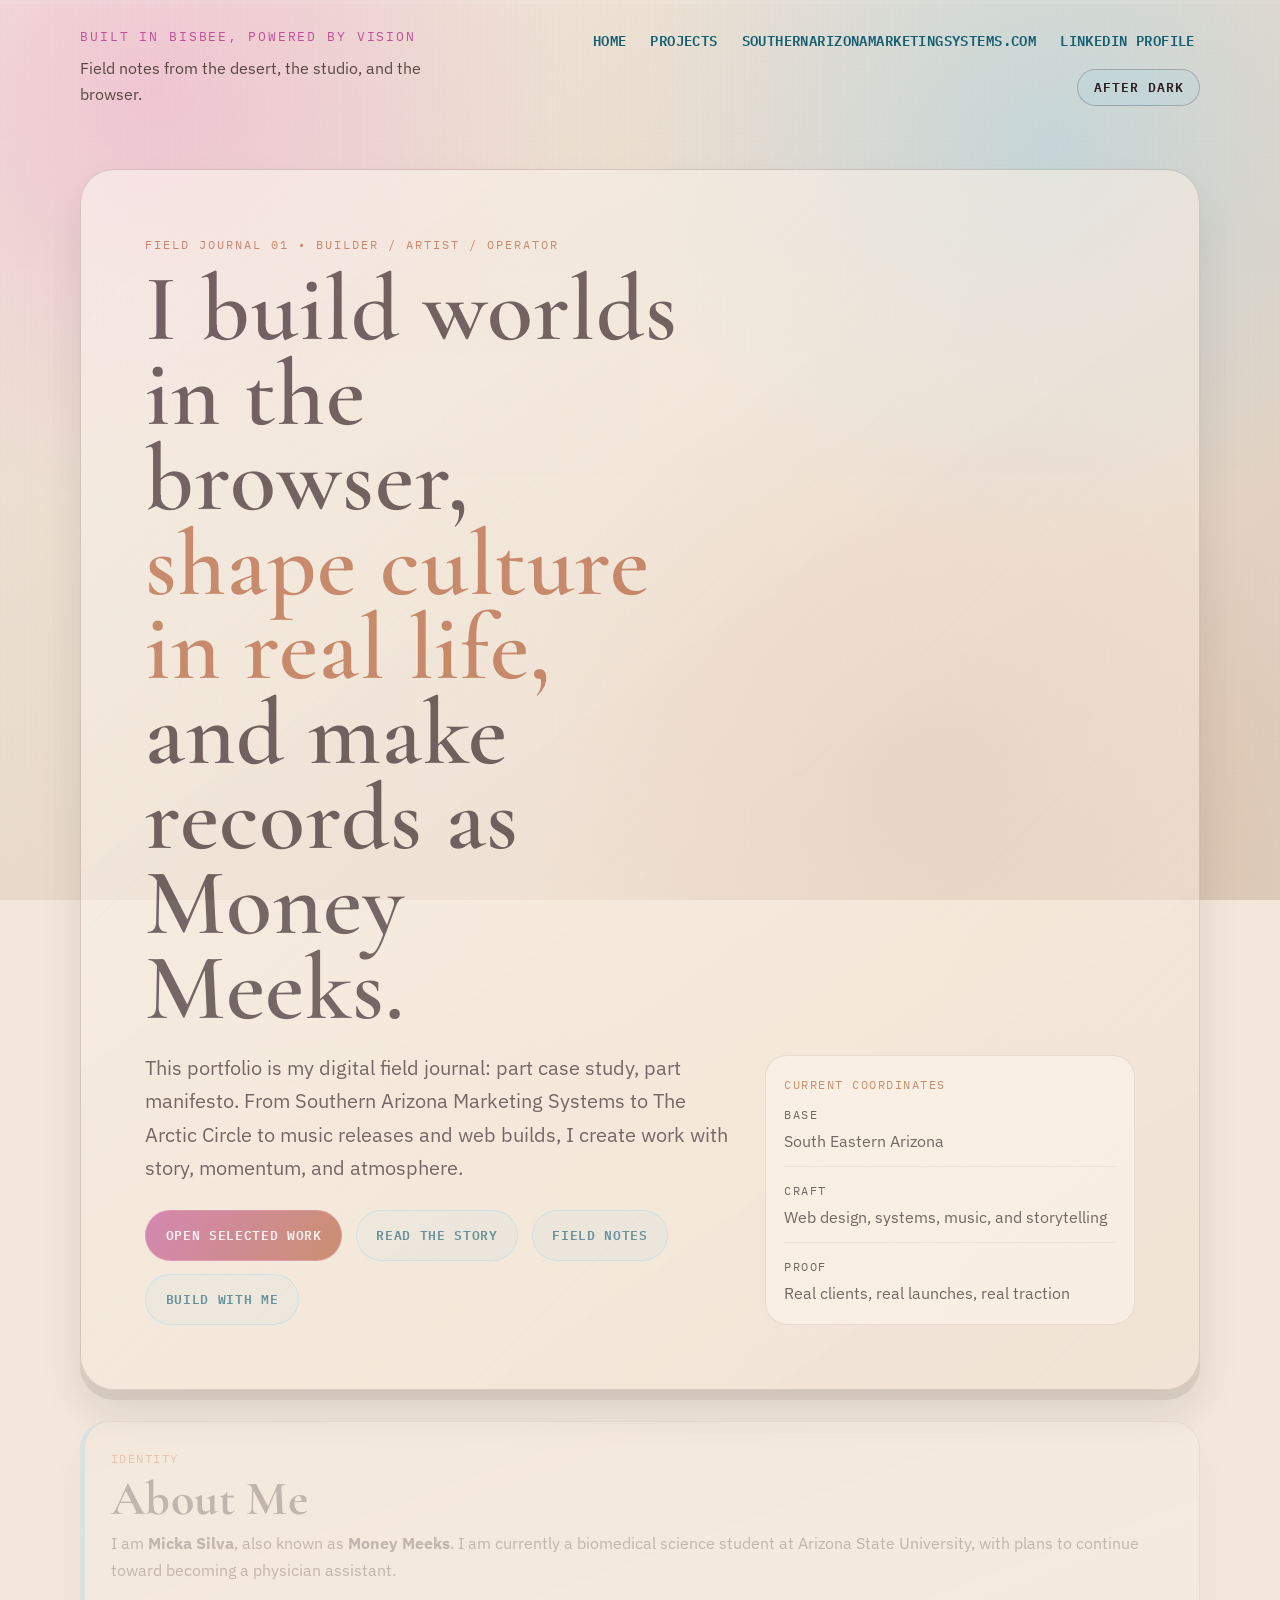
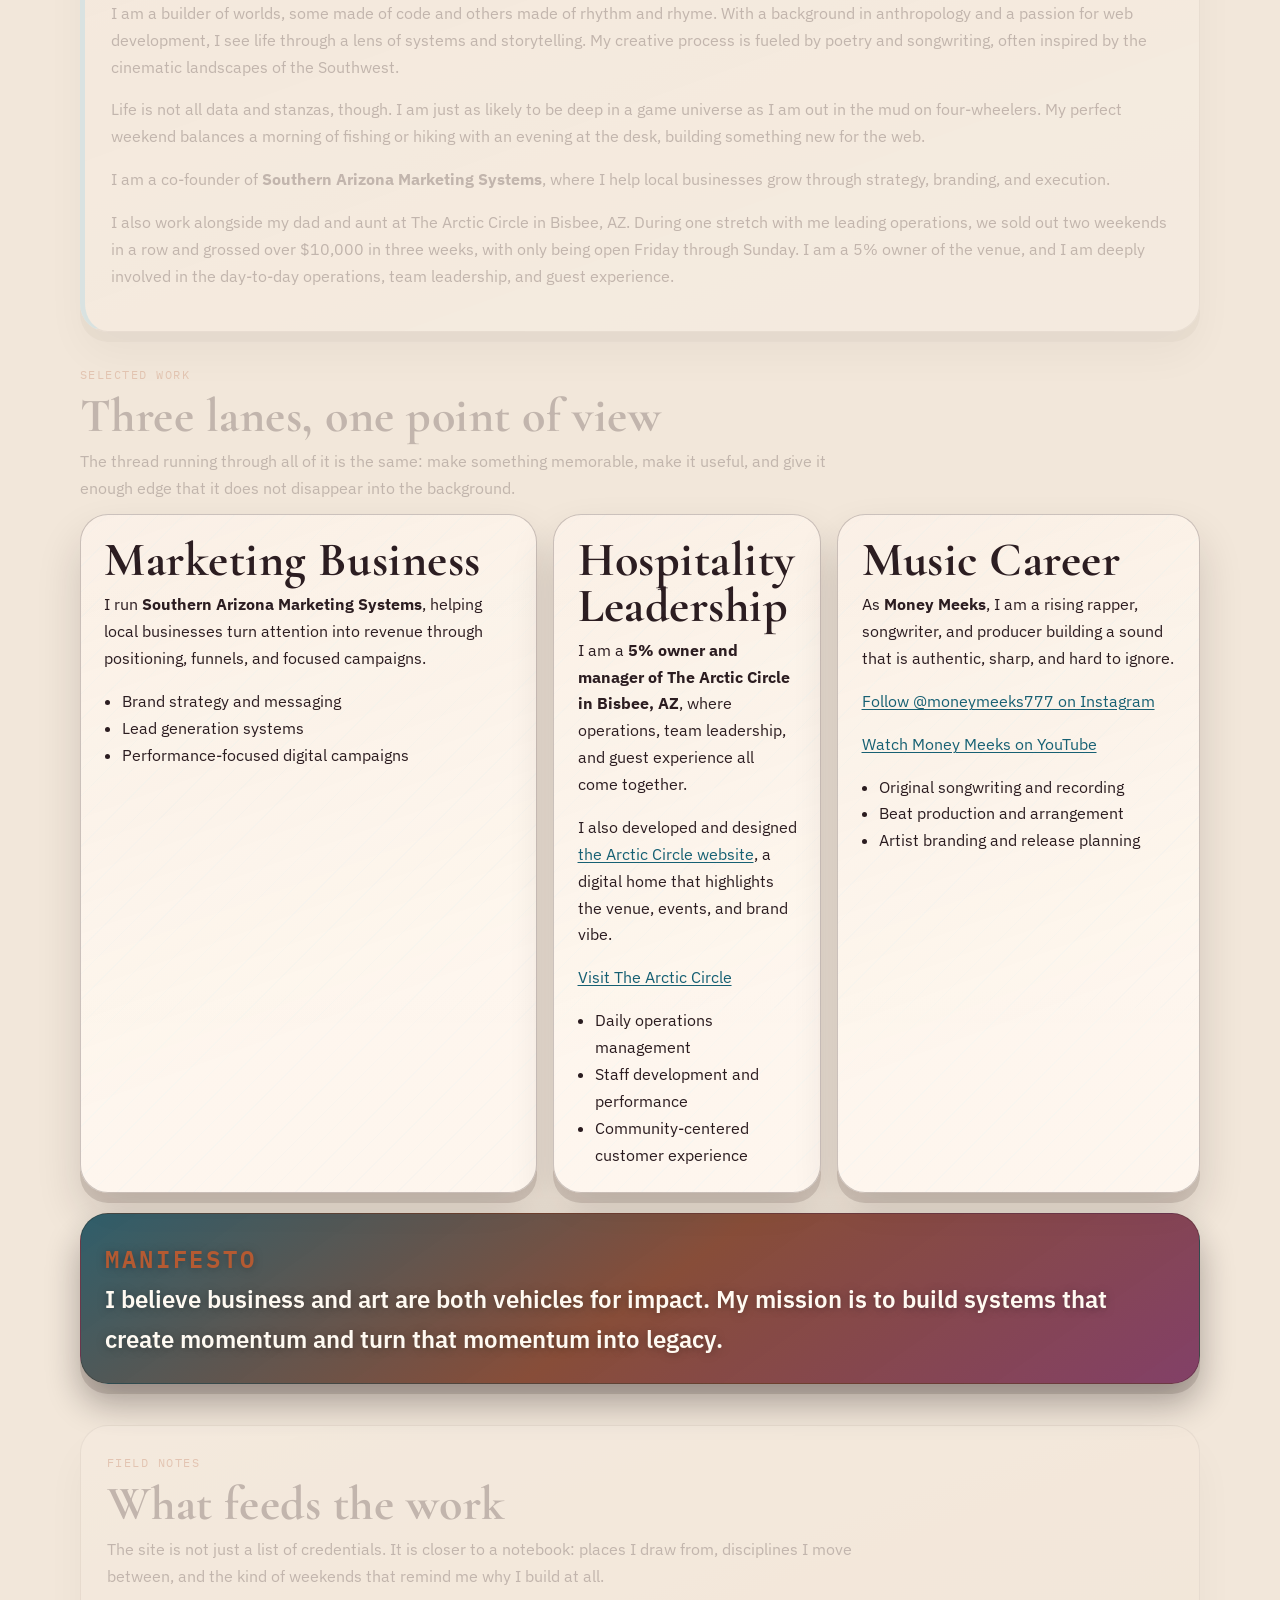
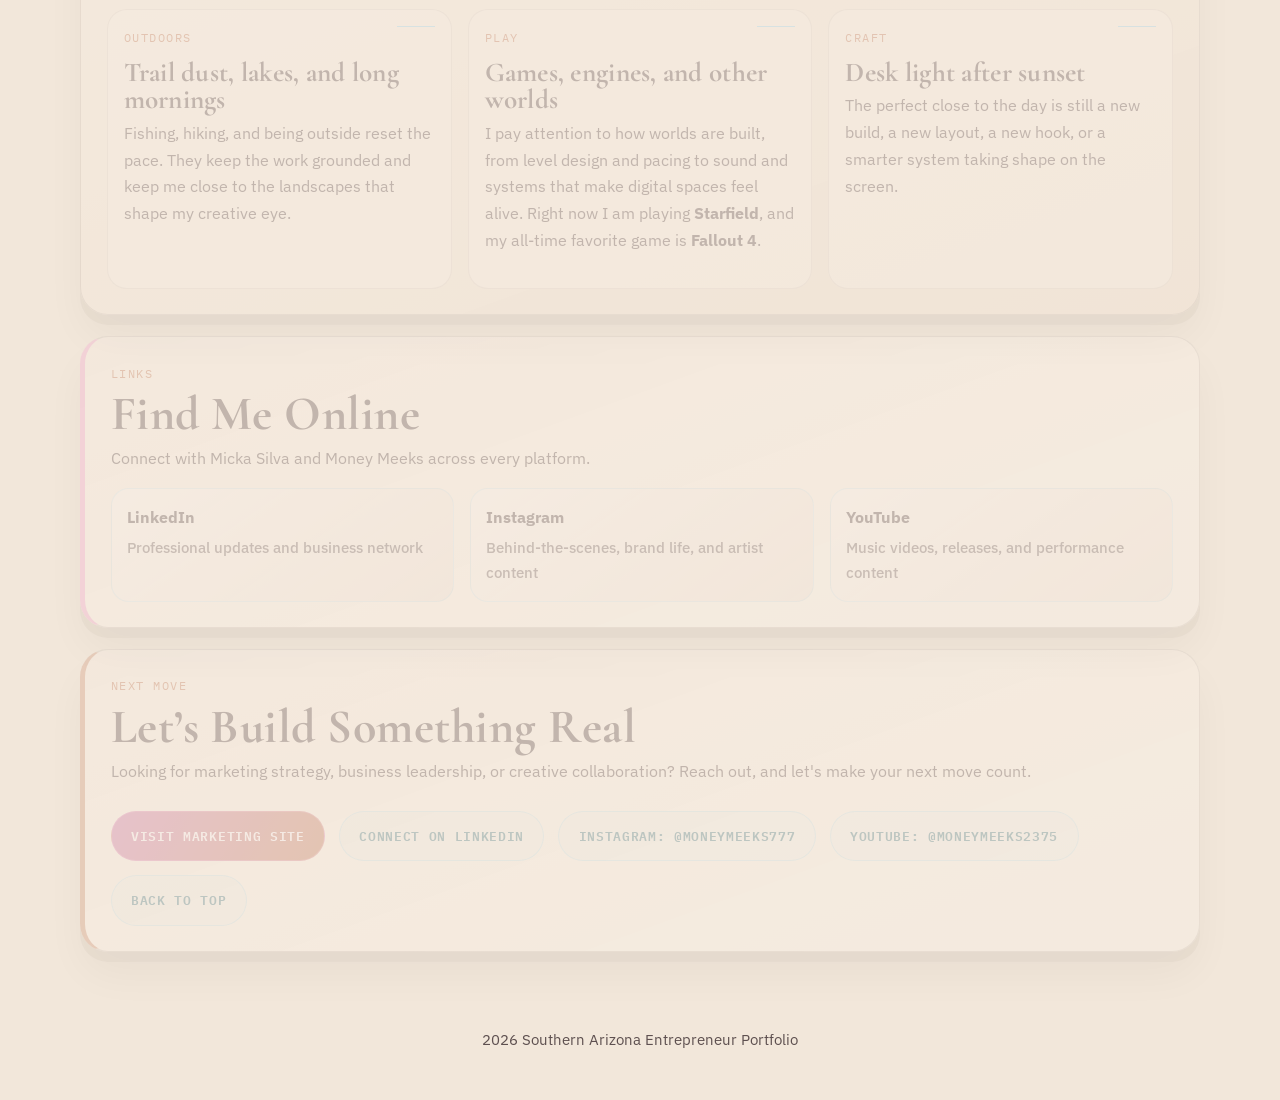
<file: index.html>
<!DOCTYPE html>
<html lang="en">
  <head>
    <meta charset="UTF-8" />
    <meta name="viewport" content="width=device-width, initial-scale=1.0" />
    <meta name="author" content="Micka Silva" />
    <meta name="robots" content="index, follow, max-image-preview:large, max-snippet:-1, max-video-preview:-1" />
    <meta
      name="keywords"
      content="Micka Silva, Money Meeks, portfolio, web development, web design, Southern Arizona, Bisbee, marketing, music producer"
    />
    <meta
      name="description"
      content="Micka Silva (Money Meeks) portfolio: web development, branding, business leadership, and music projects from South Eastern Arizona."
    />
    <meta property="og:type" content="website" />
    <meta property="og:site_name" content="Micka Silva Portfolio" />
    <meta property="og:title" content="Micka Silva | Money Meeks" />
    <meta
      property="og:description"
      content="Explore Micka Silva's portfolio across web development, marketing systems, hospitality leadership, and music."
    />
    <meta property="twitter:card" content="summary" />
    <meta property="twitter:title" content="Micka Silva | Money Meeks" />
    <meta
      property="twitter:description"
      content="Web development, business growth, and music projects by Micka Silva (Money Meeks)."
    />
    <title>Micka Silva | Money Meeks</title>
    <link rel="canonical" href="/" />
    <link rel="preconnect" href="https://fonts.googleapis.com" />
    <link rel="preconnect" href="https://fonts.gstatic.com" crossorigin />
    <link
      href="https://fonts.googleapis.com/css2?family=Cormorant+Garamond:wght@500;600;700&family=IBM+Plex+Mono:wght@400;500;600&family=IBM+Plex+Sans:wght@400;500;600;700&display=swap"
      rel="stylesheet"
    />
    <link rel="stylesheet" href="styles.css" />
    <script type="application/ld+json">
      {
        "@context": "https://schema.org",
        "@type": "Person",
        "name": "Micka Silva",
        "alternateName": "Money Meeks",
        "description": "Web developer, marketer, operator, and music artist based in South Eastern Arizona.",
        "jobTitle": "Web Developer and Creative Operator",
        "address": {
          "@type": "PostalAddress",
          "addressLocality": "Bisbee",
          "addressRegion": "AZ",
          "addressCountry": "US"
        },
        "sameAs": [
          "https://www.linkedin.com/in/michaela-silva-436a8a24b",
          "https://www.instagram.com/moneymeeks777/",
          "https://youtube.com/@moneymeeks2375?si=qXHFbJ45Eas8tCo8",
          "https://SouthernArizonaMarketingSystems.com"
        ],
        "knowsAbout": [
          "Web Development",
          "Web Design",
          "Digital Marketing",
          "Brand Strategy",
          "Music Production"
        ]
      }
    </script>
  </head>
  <body data-page="home" data-theme="day">
    <a class="skip-link" href="#main-content">Skip to main content</a>
    <div class="background-layer" aria-hidden="true"></div>
    <div class="page-progress" aria-hidden="true">
      <span class="page-progress-bar"></span>
    </div>

    <header class="site-header" id="top">
      <div class="brand-block">
        <div class="brand">Built in Bisbee, Powered by Vision</div>
        <p class="brand-caption">Field notes from the desert, the studio, and the browser.</p>
      </div>
      <div class="header-actions">
        <nav class="nav-links" aria-label="Primary">
          <a class="primary-link" href="index.html" aria-current="page">Home</a>
          <a class="primary-link" href="projects.html">Projects</a>
          <a class="primary-link" href="https://SouthernArizonaMarketingSystems.com" target="_blank" rel="noopener noreferrer"
            >SouthernArizonaMarketingSystems.com</a
          >
          <a class="primary-link" href="https://www.linkedin.com/in/michaela-silva-436a8a24b" target="_blank" rel="noopener noreferrer"
            >LinkedIn Profile</a
          >
        </nav>
        <button class="mode-toggle" type="button" aria-label="Switch color mode">After Dark</button>
      </div>
    </header>

    <main id="main-content" tabindex="-1">
      <section class="hero reveal" aria-labelledby="home-hero-title">
        <div class="hero-layout">
          <div class="hero-copy">
            <p class="eyebrow">Field Journal 01 • Builder / Artist / Operator</p>
            <h1 id="home-hero-title">
              I build worlds in the browser,
              <span>shape culture in real life,</span>
              and make records as Money Meeks.
            </h1>
            <p class="lead">
              This portfolio is my digital field journal: part case study, part manifesto. From Southern Arizona
              Marketing Systems to The Arctic Circle to music releases and web builds, I create work with story,
              momentum, and atmosphere.
            </p>
            <div class="hero-cta">
              <a class="btn btn-solid" href="projects.html">Open Selected Work</a>
              <a class="btn btn-ghost" href="#about">Read the Story</a>
              <a class="btn btn-ghost" href="#field-notes">Field Notes</a>
              <a class="btn btn-ghost" href="#contact">Build With Me</a>
            </div>
          </div>
          <aside class="hero-notes">
            <p class="section-label">Current Coordinates</p>
            <ul class="meta-list">
              <li><span>Base</span> South Eastern Arizona</li>
              <li><span>Craft</span> Web design, systems, music, and storytelling</li>
              <li><span>Proof</span> Real clients, real launches, real traction</li>
            </ul>
          </aside>
        </div>
      </section>

      <section id="about" class="about reveal" aria-labelledby="about-heading">
        <p class="section-label">Identity</p>
        <h2 id="about-heading">About Me</h2>
        <p>
          I am <strong>Micka Silva</strong>, also known as <strong>Money Meeks</strong>. I am currently a
          biomedical science student at Arizona State University, with plans to continue toward becoming a
          physician assistant.
        </p>
        <p>
          I am a builder of worlds, some made of code and others made of rhythm and rhyme. With a background in
          anthropology and a passion for web development, I see life through a lens of systems and storytelling.
          My creative process is fueled by poetry and songwriting, often inspired by the cinematic landscapes of
          the Southwest.
        </p>
        <p>
          Life is not all data and stanzas, though. I am just as likely to be deep in a game universe as I am
          out in the mud on four-wheelers. My perfect weekend balances a morning of fishing or hiking with
          an evening at the desk, building something new for the web.
        </p>
        <p>
          I am a co-founder of <strong>Southern Arizona Marketing Systems</strong>, where I help local businesses
          grow through strategy, branding, and execution.
        </p>
        <p>
          I also work alongside my dad and aunt at The Arctic Circle in Bisbee, AZ. During one stretch with me
          leading operations, we sold out two weekends in a row and grossed over $10,000 in three weeks, with only being open Friday through Sunday. I am a 5% owner of the venue, and I am deeply involved in the day-to-day operations, team leadership, and guest experience.
        </p>
      </section>

      <section class="section-intro reveal" aria-labelledby="selected-work-heading">
        <p class="section-label">Selected Work</p>
        <h2 id="selected-work-heading">Three lanes, one point of view</h2>
        <p>
          The thread running through all of it is the same: make something memorable, make it useful, and give
          it enough edge that it does not disappear into the background.
        </p>
      </section>

      <section id="work" class="grid-section" aria-labelledby="work-heading">
        <h2 id="work-heading" class="sr-only">Work Highlights</h2>
        <article class="card reveal">
          <h2>Marketing Business</h2>
          <p>
            I run <strong>Southern Arizona Marketing Systems</strong>, helping local businesses turn attention
            into revenue through positioning, funnels, and focused campaigns.
          </p>
          <ul>
            <li>Brand strategy and messaging</li>
            <li>Lead generation systems</li>
            <li>Performance-focused digital campaigns</li>
          </ul>
        </article>

        <article class="card reveal">
          <h2>Hospitality Leadership</h2>
          <p>
            I am a <strong>5% owner and manager of The Arctic Circle in Bisbee, AZ</strong>, where operations,
            team leadership, and guest experience all come together.
          </p>
          <p>
            I also developed and designed
            <a href="https://arcticcirclebisbeeaz.com/" target="_blank" rel="noopener noreferrer">the Arctic Circle website</a>,
            a digital home that highlights the venue, events, and brand vibe.
          </p>
          <p>
            <a href="https://arcticcirclebisbeeaz.com/" target="_blank" rel="noopener noreferrer">Visit The Arctic Circle</a>
          </p>
          <ul>
            <li>Daily operations management</li>
            <li>Staff development and performance</li>
            <li>Community-centered customer experience</li>
          </ul>
        </article>

        <article class="card reveal">
          <h2>Music Career</h2>
          <p>
            As <strong>Money Meeks</strong>, I am a rising rapper, songwriter, and producer building a sound
            that is authentic, sharp, and hard to ignore.
          </p>
          <p>
            <a href="https://www.instagram.com/moneymeeks777/" target="_blank" rel="noopener noreferrer">Follow @moneymeeks777 on Instagram</a>
          </p>
          <p>
            <a href="https://youtube.com/@moneymeeks2375?si=qXHFbJ45Eas8tCo8" target="_blank" rel="noopener noreferrer">Watch Money Meeks on YouTube</a>
          </p>
          <ul>
            <li>Original songwriting and recording</li>
            <li>Beat production and arrangement</li>
            <li>Artist branding and release planning</li>
          </ul>
        </article>
      </section>

      <section class="statement reveal" aria-labelledby="manifesto-heading">
        <h2 id="manifesto-heading" class="sr-only">Manifesto</h2>
        <p class="section-label">Manifesto</p>
        <p>
          I believe business and art are both vehicles for impact. My mission is to build systems that create
          momentum and turn that momentum into legacy.
        </p>
      </section>

      <section id="field-notes" class="field-notes reveal" aria-labelledby="field-notes-heading">
        <div class="section-intro">
          <p class="section-label">Field Notes</p>
          <h2 id="field-notes-heading">What feeds the work</h2>
          <p>
            The site is not just a list of credentials. It is closer to a notebook: places I draw from,
            disciplines I move between, and the kind of weekends that remind me why I build at all.
          </p>
        </div>
        <div class="timeline">
          <article class="timeline-entry reveal">
            <p class="timeline-tag">Outdoors</p>
            <h3>Trail dust, lakes, and long mornings</h3>
            <p>
              Fishing, hiking, and being outside reset the pace. They keep the work grounded and keep me close
              to the landscapes that shape my creative eye.
            </p>
          </article>
          <article class="timeline-entry reveal">
            <p class="timeline-tag">Play</p>
            <h3>Games, engines, and other worlds</h3>
            <p>
              I pay attention to how worlds are built, from level design and pacing to sound and systems that
              make digital spaces feel alive. Right now I am playing <strong>Starfield</strong>,
              and my all-time favorite game is <strong>Fallout 4</strong>.
            </p>
          </article>
          <article class="timeline-entry reveal">
            <p class="timeline-tag">Craft</p>
            <h3>Desk light after sunset</h3>
            <p>
              The perfect close to the day is still a new build, a new layout, a new hook, or a smarter system
              taking shape on the screen.
            </p>
          </article>
        </div>
      </section>

      <section id="social" class="social reveal" aria-labelledby="social-heading">
        <p class="section-label">Links</p>
        <h2 id="social-heading">Find Me Online</h2>
        <p>Connect with Micka Silva and Money Meeks across every platform.</p>
        <div class="social-grid">
          <a class="social-link" href="https://www.linkedin.com/in/michaela-silva-436a8a24b" target="_blank" rel="noopener noreferrer">
            LinkedIn
            <span>Professional updates and business network</span>
          </a>
          <a class="social-link" href="https://www.instagram.com/moneymeeks777/" target="_blank" rel="noopener noreferrer">
            Instagram
            <span>Behind-the-scenes, brand life, and artist content</span>
          </a>
          <a class="social-link" href="https://youtube.com/@moneymeeks2375?si=qXHFbJ45Eas8tCo8" target="_blank" rel="noopener noreferrer">
            YouTube
            <span>Music videos, releases, and performance content</span>
          </a>
        </div>
      </section>

      <section id="contact" class="contact reveal" aria-labelledby="contact-heading">
        <p class="section-label">Next Move</p>
        <h2 id="contact-heading">Let’s Build Something Real</h2>
        <p>
          Looking for marketing strategy, business leadership, or creative collaboration? Reach out, and let's
          make your next move count.
        </p>
        <div class="contact-actions">
          <a class="btn btn-solid" href="https://SouthernArizonaMarketingSystems.com" target="_blank" rel="noopener noreferrer"
            >Visit Marketing Site</a
          >
          <a class="btn btn-ghost" href="https://www.linkedin.com/in/michaela-silva-436a8a24b" target="_blank" rel="noopener noreferrer"
            >Connect on LinkedIn</a
          >
          <a class="btn btn-ghost" href="https://www.instagram.com/moneymeeks777/" target="_blank" rel="noopener noreferrer"
            >Instagram: @moneymeeks777</a
          >
          <a class="btn btn-ghost" href="https://youtube.com/@moneymeeks2375?si=qXHFbJ45Eas8tCo8" target="_blank" rel="noopener noreferrer"
            >YouTube: @moneymeeks2375</a
          >
          <a class="btn btn-ghost" href="#top" aria-label="Back to top of page">Back to Top</a>
        </div>
      </section>
    </main>

    <footer>
      <p><span id="year"></span> Southern Arizona Entrepreneur Portfolio</p>
    </footer>

    <script src="script.js"></script>
  </body>
</html>
</file>
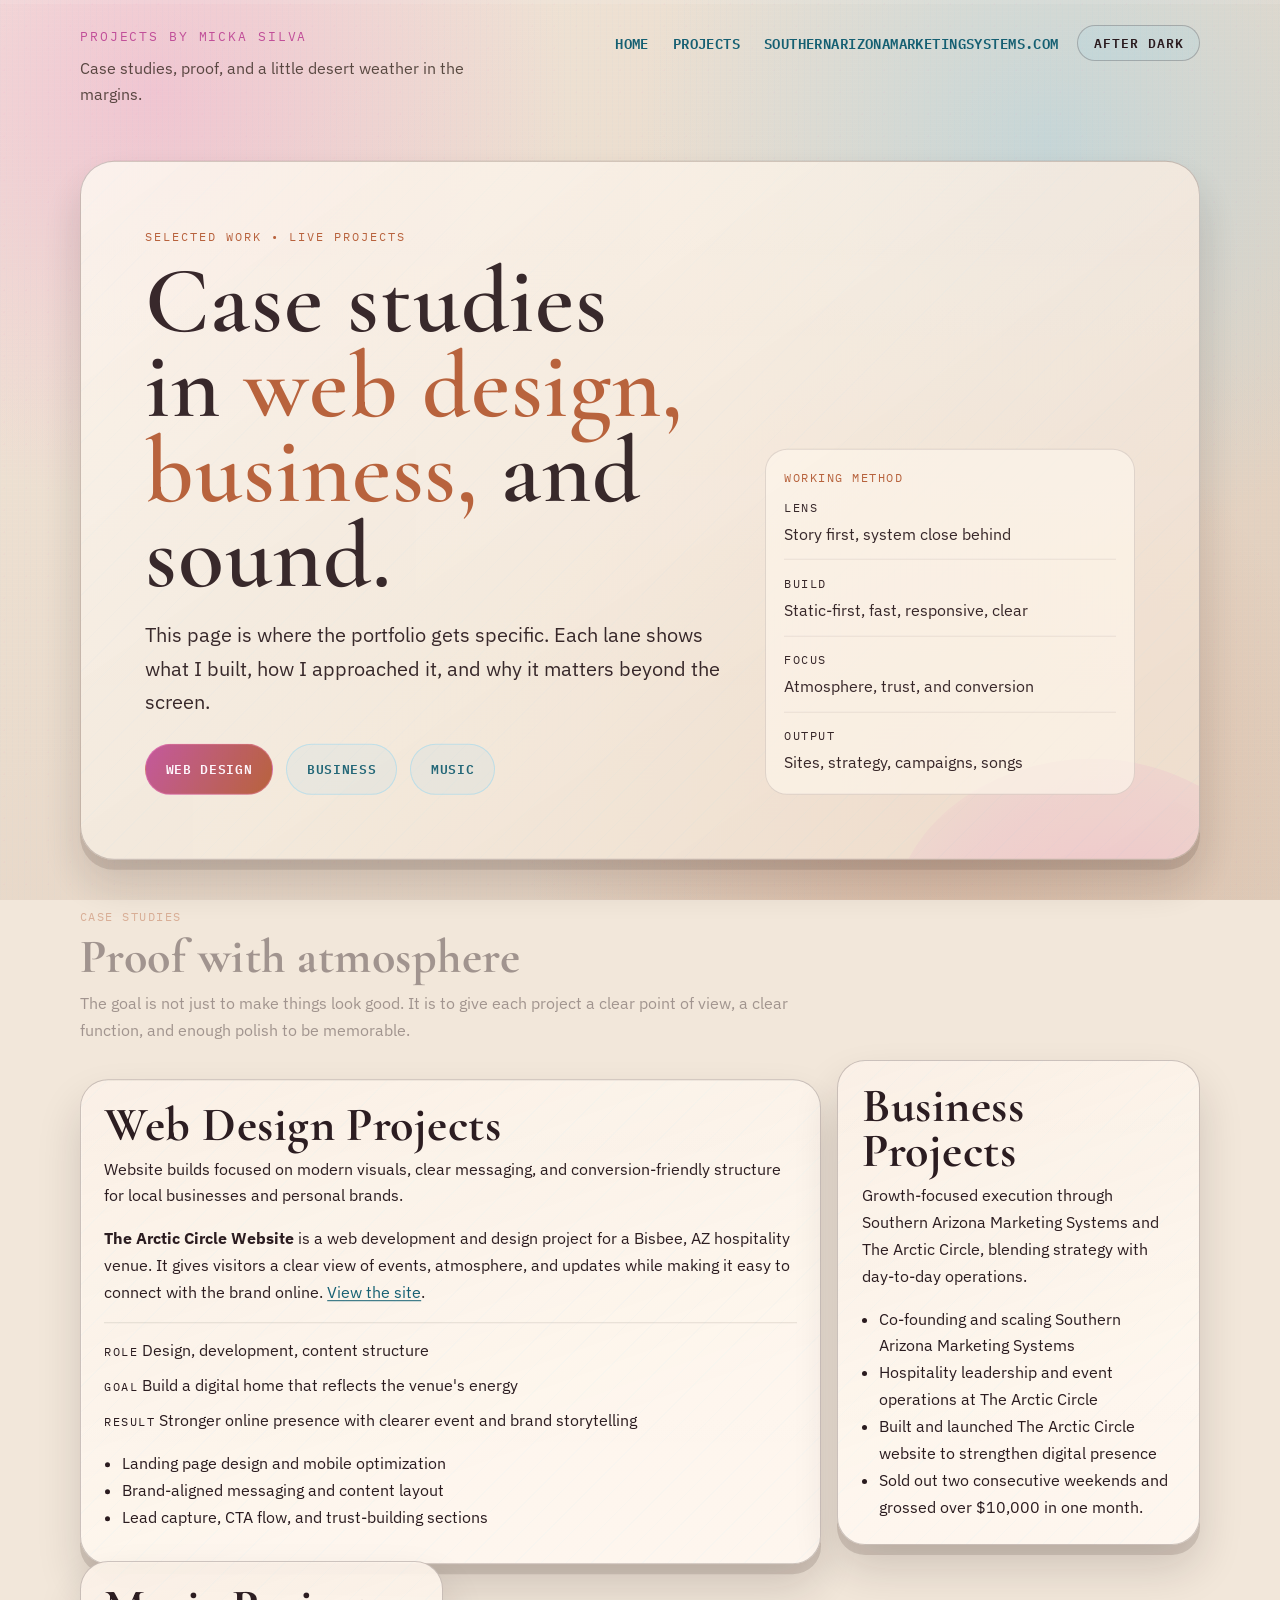
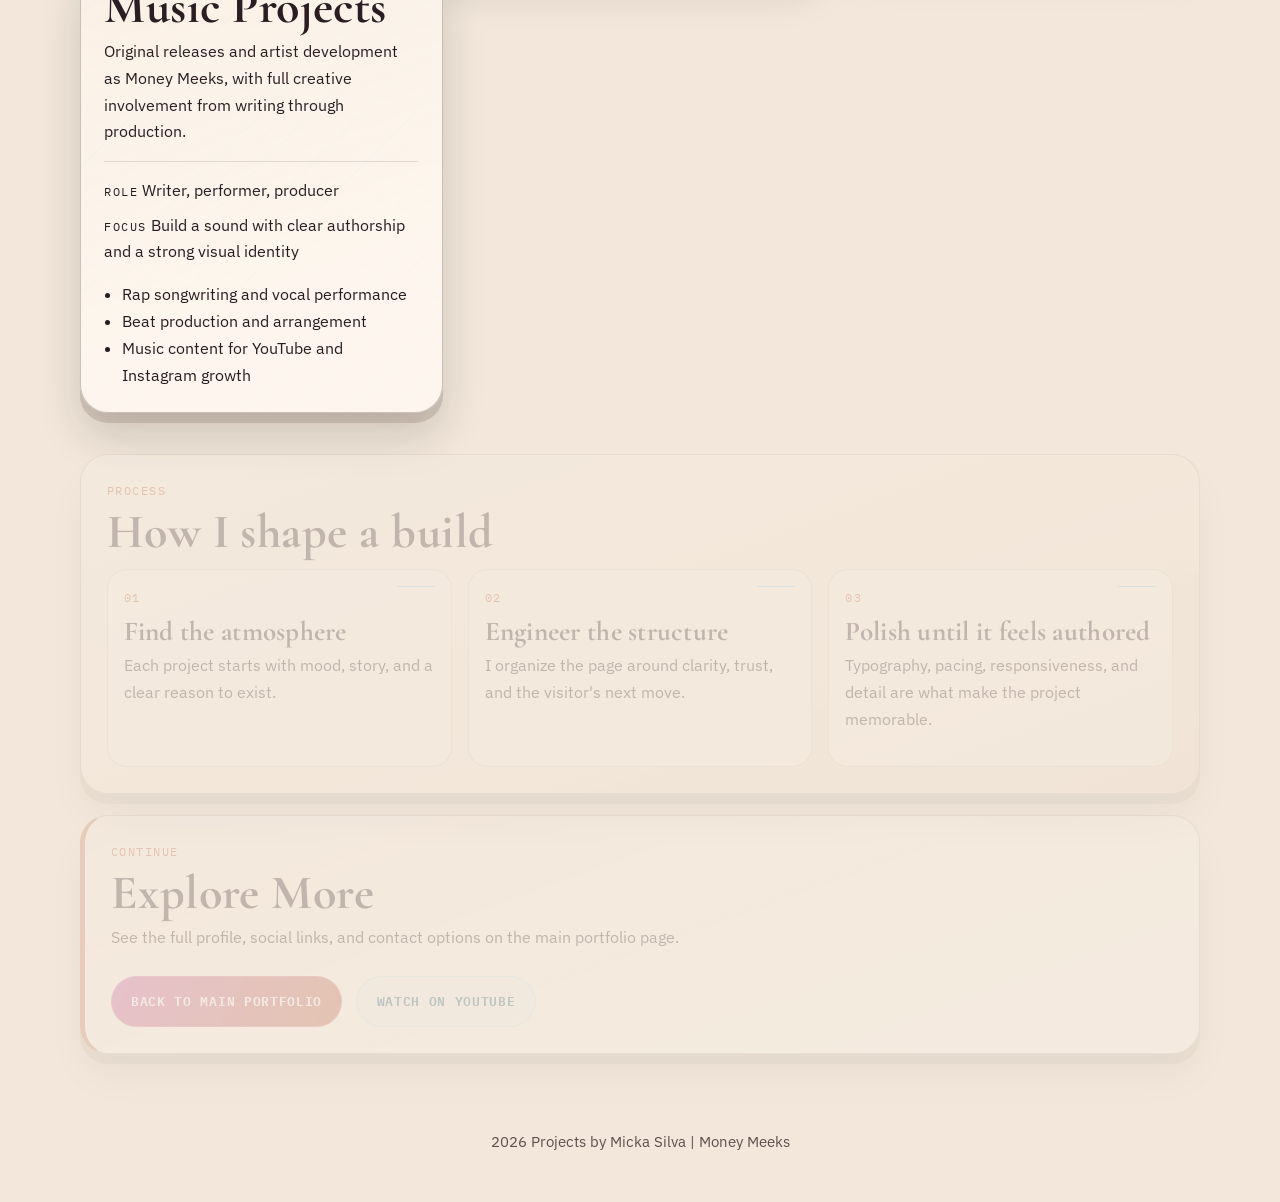
<file: projects.html>
<!DOCTYPE html>
<html lang="en">
  <head>
    <meta charset="UTF-8" />
    <meta name="viewport" content="width=device-width, initial-scale=1.0" />
    <meta name="author" content="Micka Silva" />
    <meta name="robots" content="index, follow, max-image-preview:large, max-snippet:-1, max-video-preview:-1" />
    <meta
      name="keywords"
      content="Micka Silva projects, web design projects, Arctic Circle website, marketing case studies, Money Meeks"
    />
    <meta
      name="description"
      content="Project portfolio for Micka Silva (Money Meeks): web design case studies, business growth work, and music production projects."
    />
    <meta property="og:type" content="website" />
    <meta property="og:site_name" content="Micka Silva Portfolio" />
    <meta property="og:title" content="Projects | Micka Silva" />
    <meta
      property="og:description"
      content="See projects across web design, business growth, and music production by Micka Silva (Money Meeks)."
    />
    <meta property="twitter:card" content="summary" />
    <meta property="twitter:title" content="Projects | Micka Silva" />
    <meta
      property="twitter:description"
      content="Web design, business, and music project highlights from Micka Silva."
    />
    <title>Projects | Micka Silva</title>
    <link rel="canonical" href="/projects.html" />
    <link rel="preconnect" href="https://fonts.googleapis.com" />
    <link rel="preconnect" href="https://fonts.gstatic.com" crossorigin />
    <link
      href="https://fonts.googleapis.com/css2?family=Cormorant+Garamond:wght@500;600;700&family=IBM+Plex+Mono:wght@400;500;600&family=IBM+Plex+Sans:wght@400;500;600;700&display=swap"
      rel="stylesheet"
    />
    <link rel="stylesheet" href="styles.css" />
    <script type="application/ld+json">
      {
        "@context": "https://schema.org",
        "@type": "CollectionPage",
        "name": "Projects | Micka Silva",
        "description": "Project case studies in web design, business growth, and music production by Micka Silva (Money Meeks).",
        "mainEntity": {
          "@type": "ItemList",
          "itemListElement": [
            {
              "@type": "ListItem",
              "position": 1,
              "name": "Web Design Projects"
            },
            {
              "@type": "ListItem",
              "position": 2,
              "name": "Business Projects"
            },
            {
              "@type": "ListItem",
              "position": 3,
              "name": "Music Projects"
            }
          ]
        }
      }
    </script>
  </head>
  <body data-page="projects" data-theme="day">
    <a class="skip-link" href="#main-content">Skip to main content</a>
    <div class="background-layer" aria-hidden="true"></div>
    <div class="page-progress" aria-hidden="true">
      <span class="page-progress-bar"></span>
    </div>

    <header class="site-header" id="top">
      <div class="brand-block">
        <div class="brand">Projects by Micka Silva</div>
        <p class="brand-caption">Case studies, proof, and a little desert weather in the margins.</p>
      </div>
      <div class="header-actions">
        <nav class="nav-links" aria-label="Primary">
          <a class="primary-link" href="index.html">Home</a>
          <a class="primary-link" href="projects.html" aria-current="page">Projects</a>
          <a class="primary-link" href="https://SouthernArizonaMarketingSystems.com" target="_blank" rel="noopener noreferrer"
            >SouthernArizonaMarketingSystems.com</a
          >
        </nav>
        <button class="mode-toggle" type="button" aria-label="Switch color mode">After Dark</button>
      </div>
    </header>

    <main id="main-content" tabindex="-1">
      <section class="hero reveal" aria-labelledby="projects-hero-title">
        <div class="hero-layout">
          <div class="hero-copy">
            <p class="eyebrow">Selected Work • Live Projects</p>
            <h1 id="projects-hero-title">
              Case studies in
              <span>web design, business,</span>
              and sound.
            </h1>
            <p class="lead">
              This page is where the portfolio gets specific. Each lane shows what I built, how I approached it,
              and why it matters beyond the screen.
            </p>
            <div class="hero-cta">
              <a class="btn btn-solid" href="#web-design">Web Design</a>
              <a class="btn btn-ghost" href="#business">Business</a>
              <a class="btn btn-ghost" href="#music">Music</a>
            </div>
          </div>
          <aside class="hero-notes">
            <p class="section-label">Working Method</p>
            <ul class="meta-list">
              <li><span>Lens</span> Story first, system close behind</li>
              <li><span>Build</span> Static-first, fast, responsive, clear</li>
              <li><span>Focus</span> Atmosphere, trust, and conversion</li>
              <li><span>Output</span> Sites, strategy, campaigns, songs</li>
            </ul>
          </aside>
        </div>
      </section>

      <section class="section-intro reveal" aria-labelledby="projects-intro-heading">
        <p class="section-label">Case Studies</p>
        <h2 id="projects-intro-heading">Proof with atmosphere</h2>
        <p>
          The goal is not just to make things look good. It is to give each project a clear point of view, a
          clear function, and enough polish to be memorable.
        </p>
      </section>

      <section class="projects-grid" aria-labelledby="projects-grid-heading">
        <h2 id="projects-grid-heading" class="sr-only">Project Categories</h2>
        <article id="web-design" class="project-card featured reveal">
          <h2>Web Design Projects</h2>
          <p>
            Website builds focused on modern visuals, clear messaging, and conversion-friendly structure for
            local businesses and personal brands.
          </p>
          <p>
            <strong>The Arctic Circle Website</strong> is a web development and design project for a Bisbee,
            AZ hospitality venue. It gives visitors a clear view of events, atmosphere, and updates while
            making it easy to connect with the brand online.
            <a href="https://arcticcirclebisbeeaz.com/" target="_blank" rel="noopener noreferrer">View the site</a>.
          </p>
          <div class="project-meta">
            <p><span>Role</span> Design, development, content structure</p>
            <p><span>Goal</span> Build a digital home that reflects the venue's energy</p>
            <p><span>Result</span> Stronger online presence with clearer event and brand storytelling</p>
          </div>
          <ul>
            <li>Landing page design and mobile optimization</li>
            <li>Brand-aligned messaging and content layout</li>
            <li>Lead capture, CTA flow, and trust-building sections</li>
          </ul>
        </article>

        <article id="business" class="project-card reveal">
          <h2>Business Projects</h2>
          <p>
            Growth-focused execution through Southern Arizona Marketing Systems and The Arctic Circle, blending
            strategy with day-to-day operations.
          </p>
          <ul>
            <li>Co-founding and scaling Southern Arizona Marketing Systems</li>
            <li>Hospitality leadership and event operations at The Arctic Circle</li>
            <li>Built and launched The Arctic Circle website to strengthen digital presence</li>
            <li>Sold out two consecutive weekends and grossed over $10,000 in one month.</li>
          </ul>
        </article>

        <article id="music" class="project-card reveal">
          <h2>Music Projects</h2>
          <p>
            Original releases and artist development as Money Meeks, with full creative involvement from writing
            through production.
          </p>
          <div class="project-meta">
            <p><span>Role</span> Writer, performer, producer</p>
            <p><span>Focus</span> Build a sound with clear authorship and a strong visual identity</p>
          </div>
          <ul>
            <li>Rap songwriting and vocal performance</li>
            <li>Beat production and arrangement</li>
            <li>Music content for YouTube and Instagram growth</li>
          </ul>
        </article>
      </section>

      <section class="field-notes reveal" aria-labelledby="projects-process-heading">
        <div class="section-intro">
          <p class="section-label">Process</p>
          <h2 id="projects-process-heading">How I shape a build</h2>
        </div>
        <div class="timeline compact">
          <article class="timeline-entry reveal">
            <p class="timeline-tag">01</p>
            <h3>Find the atmosphere</h3>
            <p>Each project starts with mood, story, and a clear reason to exist.</p>
          </article>
          <article class="timeline-entry reveal">
            <p class="timeline-tag">02</p>
            <h3>Engineer the structure</h3>
            <p>I organize the page around clarity, trust, and the visitor's next move.</p>
          </article>
          <article class="timeline-entry reveal">
            <p class="timeline-tag">03</p>
            <h3>Polish until it feels authored</h3>
            <p>Typography, pacing, responsiveness, and detail are what make the project memorable.</p>
          </article>
        </div>
      </section>

      <section class="contact reveal" aria-labelledby="projects-contact-heading">
        <p class="section-label">Continue</p>
        <h2 id="projects-contact-heading">Explore More</h2>
        <p>See the full profile, social links, and contact options on the main portfolio page.</p>
        <div class="contact-actions">
          <a class="btn btn-solid" href="index.html">Back to Main Portfolio</a>
          <a class="btn btn-ghost" href="https://youtube.com/@moneymeeks2375?si=qXHFbJ45Eas8tCo8" target="_blank" rel="noopener noreferrer"
            >Watch on YouTube</a
          >
        </div>
      </section>
    </main>

    <footer>
      <p><span id="year"></span> Projects by Micka Silva | Money Meeks</p>
    </footer>

    <script src="script.js"></script>
  </body>
</html>
</file>
<file: styles.css>
:root {
  --ink: #2a1b1f;
  --paper: #f2e7da;
  --paper-deep: #dfcbb9;
  --stone: #8d7665;
  --clay: #b45a32;
  --sage: #155f72;
  --pine: #c14f99;
  --night: #09070c;
  --neon-cyan: #1e6f86;
  --neon-magenta: #c14f99;
  --focus-ring: #0d728c;
  --mist: rgba(255, 247, 238, 0.74);
  --line: rgba(42, 27, 31, 0.14);
  --line-strong: rgba(42, 27, 31, 0.24);
  --card: rgba(255, 248, 240, 0.88);
  --card-strong: rgba(250, 240, 230, 0.96);
  --shadow-soft: 0 24px 44px rgba(36, 22, 25, 0.16);
  --shadow-hard: 0 10px 0 rgba(54, 33, 26, 0.14);
  --radius-lg: 28px;
  --radius-md: 18px;
}

body[data-theme="night"] {
  --ink: #f4edf8;
  --paper: #09070c;
  --paper-deep: #13101a;
  --stone: #bca28a;
  --clay: #d06d3f;
  --sage: #9cf1e5;
  --pine: #ff8cd7;
  --night: #040308;
  --neon-cyan: #8ce7ff;
  --neon-magenta: #ff8cd7;
  --focus-ring: #8ce7ff;
  --mist: rgba(18, 14, 24, 0.74);
  --line: rgba(244, 237, 248, 0.14);
  --line-strong: rgba(244, 237, 248, 0.24);
  --card: rgba(18, 14, 24, 0.9);
  --card-strong: rgba(24, 18, 31, 0.96);
  --shadow-soft: 0 24px 54px rgba(0, 0, 0, 0.54);
  --shadow-hard: 0 10px 0 rgba(0, 0, 0, 0.34);
}

* {
  box-sizing: border-box;
}

html {
  scroll-behavior: smooth;
}

body {
  margin: 0;
  color: var(--ink);
  background: var(--paper);
  font-family: "IBM Plex Sans", sans-serif;
  font-size: 1rem;
  line-height: 1.68;
  overflow-x: hidden;
  transition: background-color 220ms ease, color 220ms ease;
}

.skip-link {
  position: absolute;
  left: 1rem;
  top: 0.45rem;
  transform: translateY(-140%);
  padding: 0.6rem 0.85rem;
  border-radius: 10px;
  background: #0e2e39;
  color: #f6fcff;
  font: 600 0.88rem/1 "IBM Plex Mono", monospace;
  text-decoration: none;
  z-index: 100;
}

.skip-link:focus-visible {
  transform: translateY(0);
  outline: 2px solid var(--focus-ring);
  outline-offset: 2px;
}

.sr-only {
  position: absolute;
  width: 1px;
  height: 1px;
  padding: 0;
  margin: -1px;
  overflow: hidden;
  clip: rect(0, 0, 0, 0);
  white-space: nowrap;
  border: 0;
}

.background-layer {
  position: fixed;
  inset: 0;
  z-index: -2;
  background:
    radial-gradient(circle at 12% 10%, rgba(240, 108, 194, 0.26), transparent 30%),
    radial-gradient(circle at 82% 16%, rgba(88, 201, 255, 0.24), transparent 32%),
    radial-gradient(circle at 72% 86%, rgba(180, 90, 50, 0.2), transparent 34%),
    linear-gradient(145deg, var(--paper) 0%, var(--paper-deep) 100%);
}

.background-layer::after {
  content: "";
  position: absolute;
  inset: 0;
  opacity: 0.32;
  pointer-events: none;
  background-image:
    linear-gradient(rgba(255, 255, 255, 0.03), rgba(255, 255, 255, 0.01)),
    repeating-linear-gradient(0deg, rgba(255, 255, 255, 0.04) 0 1px, transparent 1px 4px),
    repeating-linear-gradient(90deg, rgba(88, 201, 255, 0.07) 0 1px, transparent 1px 6px),
    radial-gradient(circle at 20% 20%, rgba(240, 108, 194, 0.12) 0 1px, transparent 1px 100%);
  background-size: auto, auto, auto, 22px 22px;
}

.page-progress {
  position: fixed;
  inset: 0 0 auto;
  height: 4px;
  z-index: 10;
  background: rgba(255, 255, 255, 0.08);
}

.page-progress-bar {
  display: block;
  width: 0;
  height: 100%;
  background: linear-gradient(90deg, var(--neon-cyan), var(--neon-magenta), var(--clay));
}

.site-header {
  width: min(1120px, 92vw);
  margin: 0 auto;
  display: flex;
  justify-content: space-between;
  align-items: flex-start;
  gap: 1.25rem;
  padding: 1.55rem 0 1rem;
}

.brand-block {
  max-width: 26rem;
}

.brand {
  font-family: "IBM Plex Mono", monospace;
  font-size: 0.84rem;
  letter-spacing: 0.14em;
  text-transform: uppercase;
  color: var(--pine);
}

.brand-caption {
  margin: 0.45rem 0 0;
  color: rgba(37, 24, 15, 0.74);
}

body[data-theme="night"] .brand-caption {
  color: rgba(243, 232, 217, 0.74);
}

.header-actions,
.nav-links,
.hero-cta,
.contact-actions {
  display: flex;
  gap: 0.85rem;
  flex-wrap: wrap;
}

.header-actions {
  justify-content: flex-end;
  align-items: center;
}

.nav-links {
  justify-content: flex-end;
}

.primary-link {
  text-decoration: none;
  color: var(--sage);
  font: 600 0.88rem/1 "IBM Plex Mono", monospace;
  letter-spacing: 0.03em;
  text-transform: uppercase;
  padding: 0.5rem 0.32rem;
  border-bottom: 1px solid transparent;
  transition: color 180ms ease, border-color 180ms ease;
}

.primary-link:hover {
  color: var(--neon-cyan);
  border-color: rgba(88, 201, 255, 0.56);
}

.mode-toggle {
  appearance: none;
  border: 1px solid var(--line-strong);
  background: rgba(88, 201, 255, 0.08);
  color: var(--ink);
  padding: 0.68rem 0.95rem;
  border-radius: 999px;
  font: 600 0.8rem/1 "IBM Plex Mono", monospace;
  letter-spacing: 0.08em;
  text-transform: uppercase;
  cursor: pointer;
  transition: transform 180ms ease, border-color 180ms ease, background-color 180ms ease;
}

.mode-toggle:hover {
  transform: translateY(-1px);
  border-color: var(--neon-magenta);
}

main {
  width: min(1120px, 92vw);
  margin: 0 auto;
  padding: 1rem 0 5rem;
}

.hero,
.about,
.contact,
.social,
.field-notes,
.statement,
.project-card,
.card {
  box-shadow: var(--shadow-soft), var(--shadow-hard);
}

.hero {
  position: relative;
  isolation: isolate;
  overflow: hidden;
  margin-top: 1.2rem;
  padding: clamp(1.8rem, 5vw, 4rem);
  border: 1px solid var(--line-strong);
  border-radius: 34px;
  background:
    linear-gradient(145deg, rgba(255, 248, 240, 0.9), rgba(240, 225, 208, 0.94)),
    linear-gradient(90deg, rgba(42, 174, 209, 0.08), rgba(193, 79, 153, 0.06));
}

body[data-theme="night"] .hero {
  background:
    linear-gradient(145deg, rgba(20, 15, 26, 0.94), rgba(10, 8, 15, 0.98)),
    linear-gradient(90deg, rgba(240, 108, 194, 0.09), transparent);
}

.hero::before {
  content: "";
  position: absolute;
  inset: auto -10% -46% auto;
  width: 420px;
  height: 420px;
  border-radius: 48% 52% 60% 40% / 40% 51% 49% 60%;
  background: radial-gradient(circle, rgba(240, 108, 194, 0.28), rgba(240, 108, 194, 0));
  z-index: -1;
}

.hero::after,
.project-card::after,
.card::after {
  content: "";
  position: absolute;
  inset: 0;
  pointer-events: none;
  background-image:
    linear-gradient(rgba(255, 255, 255, 0.04), transparent),
    repeating-linear-gradient(135deg, rgba(88, 201, 255, 0.08) 0 1px, transparent 1px 18px);
  opacity: 0.36;
}

.hero-layout {
  display: grid;
  grid-template-columns: minmax(0, 1.45fr) minmax(280px, 0.9fr);
  gap: 1.5rem;
  align-items: end;
}

.hero-copy,
.hero-notes {
  position: relative;
  z-index: 1;
}

.hero-notes {
  padding: 1.1rem 1.15rem;
  border-radius: 22px;
  background: var(--mist);
  border: 1px solid var(--line);
}

.eyebrow,
.section-label,
.timeline-tag,
.meta-list span,
.project-meta span,
.btn,
.primary-link {
  font-family: "IBM Plex Mono", monospace;
}

.eyebrow {
  margin: 0;
  text-transform: uppercase;
  letter-spacing: 0.16em;
  font-size: 0.78rem;
  color: var(--clay);
}

.section-label,
.timeline-tag,
.meta-list span,
.project-meta span {
  font-size: 0.78rem;
  text-transform: uppercase;
  letter-spacing: 0.12em;
}

.section-label {
  margin: 0 0 0.55rem;
  color: var(--clay);
}

h1,
h2,
h3 {
  margin-top: 0;
  font-family: "Cormorant Garamond", serif;
  letter-spacing: 0.01em;
}

h1 {
  max-width: 12ch;
  margin: 0.7rem 0 1rem;
  font-size: clamp(3.2rem, 8vw, 5.9rem);
  line-height: 0.9;
  font-weight: 600;
}

h1 span {
  color: var(--clay);
}

h2 {
  margin-bottom: 0.55rem;
  font-size: clamp(2.2rem, 4vw, 3rem);
  line-height: 0.95;
}

h3 {
  margin-bottom: 0.4rem;
  font-size: 1.7rem;
  line-height: 1;
}

.lead {
  max-width: 60ch;
  font-size: clamp(1.02rem, 2.1vw, 1.24rem);
}

.meta-list {
  list-style: none;
  margin: 0;
  padding: 0;
  display: grid;
  gap: 0.8rem;
}

.meta-list li {
  display: grid;
  gap: 0.18rem;
  padding-bottom: 0.72rem;
  border-bottom: 1px solid rgba(37, 24, 15, 0.08);
}

body[data-theme="night"] .meta-list li {
  border-bottom-color: rgba(243, 232, 217, 0.08);
}

.meta-list li:last-child {
  padding-bottom: 0;
  border-bottom: 0;
}

.hero-cta,
.contact-actions {
  margin-top: 1.6rem;
}

.btn {
  text-decoration: none;
  border-radius: 999px;
  padding: 0.82rem 1.22rem;
  border: 1px solid transparent;
  font-size: 0.84rem;
  font-weight: 600;
  letter-spacing: 0.05em;
  text-transform: uppercase;
  transition: transform 180ms ease, box-shadow 180ms ease, background-color 180ms ease, color 180ms ease;
}

.btn:hover {
  transform: translateY(-2px);
  box-shadow: 0 9px 16px rgba(40, 27, 16, 0.2);
}

.btn-solid {
  background: linear-gradient(120deg, var(--neon-magenta), var(--clay));
  color: #fff7ff;
  border-color: rgba(255, 140, 215, 0.34);
}

.btn-ghost {
  background: rgba(88, 201, 255, 0.07);
  border-color: rgba(88, 201, 255, 0.32);
  color: var(--sage);
}

.btn-ghost:hover {
  color: var(--neon-magenta);
  border-color: rgba(240, 108, 194, 0.48);
}

.section-intro {
  max-width: 48rem;
  margin-top: 2rem;
}

.section-intro p:last-child {
  margin-top: 0;
}

.grid-section,
.projects-grid,
.timeline,
.social-grid {
  display: grid;
  gap: 1rem;
}

.grid-section,
.projects-grid {
  margin-top: 2rem;
  grid-template-columns: repeat(12, 1fr);
}

.project-card,
.card {
  position: relative;
  overflow: hidden;
  grid-column: span 4;
  padding: 1.45rem;
  border-radius: var(--radius-lg);
  border: 1px solid var(--line-strong);
  background: linear-gradient(160deg, var(--card-strong), var(--card) 72%);
}

.featured {
  grid-column: span 8;
}

.grid-section .card:nth-child(1),
.projects-grid .project-card:nth-child(2) {
  transform: translateY(1.2rem);
}

.grid-section .card:nth-child(2) {
  grid-column: span 5;
}

.grid-section .card:nth-child(3) {
  grid-column: span 3;
}

.project-card h2,
.card h2,
.about h2,
.social h2,
.contact h2 {
  margin-bottom: 0.45rem;
}

.project-card p,
.card p,
.about p,
.contact p,
.social p,
.timeline-entry p {
  margin-top: 0;
}

.project-card ul,
.card ul {
  margin: 0;
  padding-left: 1.1rem;
}

.project-meta {
  display: grid;
  gap: 0.5rem;
  margin: 1rem 0;
  padding-top: 0.9rem;
  border-top: 1px solid rgba(37, 24, 15, 0.12);
}

body[data-theme="night"] .project-meta {
  border-top-color: rgba(243, 232, 217, 0.12);
}

.project-meta p {
  margin: 0;
}

.about,
.contact,
.social,
.field-notes {
  margin-top: 1.3rem;
  padding: 1.6rem;
  border-radius: var(--radius-lg);
  border: 1px solid var(--line-strong);
  background: linear-gradient(160deg, var(--card-strong), var(--card) 82%);
}

.about {
  border-left: 5px solid rgba(88, 201, 255, 0.7);
}

.contact {
  border-left: 5px solid rgba(180, 90, 50, 0.8);
}

.social {
  border-left: 5px solid rgba(240, 108, 194, 0.72);
}

.statement {
  margin-top: 1.3rem;
  padding: 1.5rem;
  border-radius: var(--radius-lg);
  border: 1px solid rgba(37, 24, 15, 0.26);
  background: linear-gradient(145deg, rgba(26, 79, 94, 0.9), rgba(120, 56, 34, 0.88), rgba(112, 36, 84, 0.86));
  color: #fffaf2;
  box-shadow: 0 20px 34px rgba(18, 9, 12, 0.32), var(--shadow-hard);
}

body[data-theme="night"] .statement {
  border-color: rgba(244, 237, 248, 0.28);
  background: linear-gradient(145deg, rgba(32, 96, 114, 0.84), rgba(130, 60, 37, 0.82), rgba(122, 39, 94, 0.84));
}

.statement p {
  margin: 0;
  font-size: clamp(1.08rem, 2.7vw, 1.5rem);
  font-weight: 600;
  text-shadow: 0 1px 10px rgba(0, 0, 0, 0.34);
}

.field-notes {
  background: linear-gradient(160deg, rgba(251, 244, 234, 0.94), rgba(237, 222, 206, 0.96));
}

body[data-theme="night"] .field-notes {
  background: linear-gradient(160deg, rgba(20, 15, 27, 0.95), rgba(11, 8, 16, 0.98));
}

.field-notes .section-intro {
  margin-top: 0;
}

.timeline {
  margin-top: 1.2rem;
  grid-template-columns: repeat(3, minmax(0, 1fr));
}

.timeline.compact {
  margin-top: 0.8rem;
}

.timeline-entry {
  position: relative;
  padding: 1.1rem 1rem;
  border: 1px solid var(--line);
  border-radius: 20px;
  background: rgba(255, 252, 247, 0.54);
}

body[data-theme="night"] .timeline-entry {
  background: rgba(255, 255, 255, 0.03);
}

.timeline-entry::before {
  content: "";
  position: absolute;
  top: 1rem;
  right: 1rem;
  width: 38px;
  height: 1px;
  background: rgba(88, 201, 255, 0.72);
}

.timeline-tag {
  margin: 0 0 0.65rem;
  color: var(--clay);
}

.social-grid {
  grid-template-columns: repeat(3, 1fr);
}

.social-link {
  text-decoration: none;
  color: var(--ink);
  padding: 0.95rem;
  border: 1px solid rgba(88, 201, 255, 0.26);
  border-radius: var(--radius-md);
  background: linear-gradient(145deg, rgba(255, 252, 247, 0.94), rgba(243, 231, 218, 0.9));
  font-weight: 700;
  transition: transform 180ms ease, box-shadow 180ms ease, border-color 180ms ease;
}

body[data-theme="night"] .social-link {
  background: linear-gradient(145deg, rgba(29, 22, 35, 0.94), rgba(16, 12, 21, 0.9));
  border-color: rgba(240, 108, 194, 0.26);
}

.social-link:hover {
  transform: translateY(-2px);
  box-shadow: 0 10px 16px rgba(0, 0, 0, 0.28);
  border-color: rgba(240, 108, 194, 0.52);
}

.social-link span {
  display: block;
  margin-top: 0.3rem;
  font-size: 0.92rem;
  font-weight: 500;
  opacity: 0.84;
}

a {
  color: var(--sage);
  text-decoration-thickness: 0.08em;
  text-underline-offset: 0.12em;
}

a:hover {
  color: var(--neon-magenta);
}

body[data-theme="night"] a:hover {
  color: #ff9fe0;
}

a:focus-visible,
.btn:focus-visible,
.mode-toggle:focus-visible,
.primary-link:focus-visible,
.social-link:focus-visible {
  outline: 2px solid var(--focus-ring);
  outline-offset: 3px;
}

main:focus-visible {
  outline: none;
}

footer {
  padding: 0 1rem 2rem;
  text-align: center;
  font-size: 0.95rem;
  color: rgba(42, 27, 31, 0.74);
}

body[data-theme="night"] footer {
  color: rgba(244, 237, 248, 0.76);
}

.reveal {
  opacity: 0;
  transform: translateY(26px);
  transition: opacity 680ms ease, transform 680ms ease;
}

.reveal.is-visible {
  opacity: 1;
  transform: translateY(0);
}

main > section.reveal {
  --scroll-opacity: 1;
  --scroll-shift: 0px;
}

main > section.reveal.is-visible {
  opacity: var(--scroll-opacity);
  transform: translateY(var(--scroll-shift));
}

.reveal[data-delay="1"] {
  transition-delay: 90ms;
}

.reveal[data-delay="2"] {
  transition-delay: 180ms;
}

.reveal[data-delay="3"] {
  transition-delay: 270ms;
}

@media (prefers-reduced-motion: reduce) {
  html {
    scroll-behavior: auto;
  }

  *,
  *::before,
  *::after {
    animation: none !important;
    transition: none !important;
  }

  .reveal {
    opacity: 1;
    transform: none;
  }
}

@media (max-width: 960px) {
  .hero-layout,
  .timeline {
    grid-template-columns: 1fr;
  }

  .card,
  .project-card,
  .featured,
  .grid-section .card:nth-child(2),
  .grid-section .card:nth-child(3) {
    grid-column: span 6;
    transform: none;
  }

  .social-grid {
    grid-template-columns: 1fr 1fr;
  }
}

@media (max-width: 720px) {
  .site-header {
    flex-direction: column;
    align-items: flex-start;
    gap: 0.55rem;
  }

  .header-actions,
  .nav-links {
    justify-content: flex-start;
  }

  .primary-link,
  .mode-toggle,
  .btn,
  .social-link {
    min-height: 44px;
  }

  .grid-section,
  .projects-grid,
  .social-grid,
  .timeline {
    grid-template-columns: 1fr;
  }

  .card,
  .project-card,
  .featured,
  .grid-section .card:nth-child(2),
  .grid-section .card:nth-child(3) {
    grid-column: span 12;
  }

  .hero {
    border-radius: 26px;
    padding: 1.5rem;
  }

  h1 {
    max-width: 100%;
  }

  .field-notes,
  .about,
  .social,
  .contact {
    padding: 1.25rem;
  }
}

@media (max-width: 480px) {
  .hero-cta .btn,
  .contact-actions .btn {
    width: 100%;
    justify-content: center;
    text-align: center;
  }

  .site-header,
  main {
    width: min(1120px, 94vw);
  }
}

@media (prefers-contrast: more) {
  .card,
  .project-card,
  .hero,
  .about,
  .contact,
  .social,
  .field-notes,
  .statement {
    border-width: 2px;
  }

  a,
  .primary-link,
  .btn-ghost {
    color: #0f4e61;
  }

  body[data-theme="night"] a,
  body[data-theme="night"] .primary-link,
  body[data-theme="night"] .btn-ghost {
    color: #b6f8ef;
  }
}
</file>
